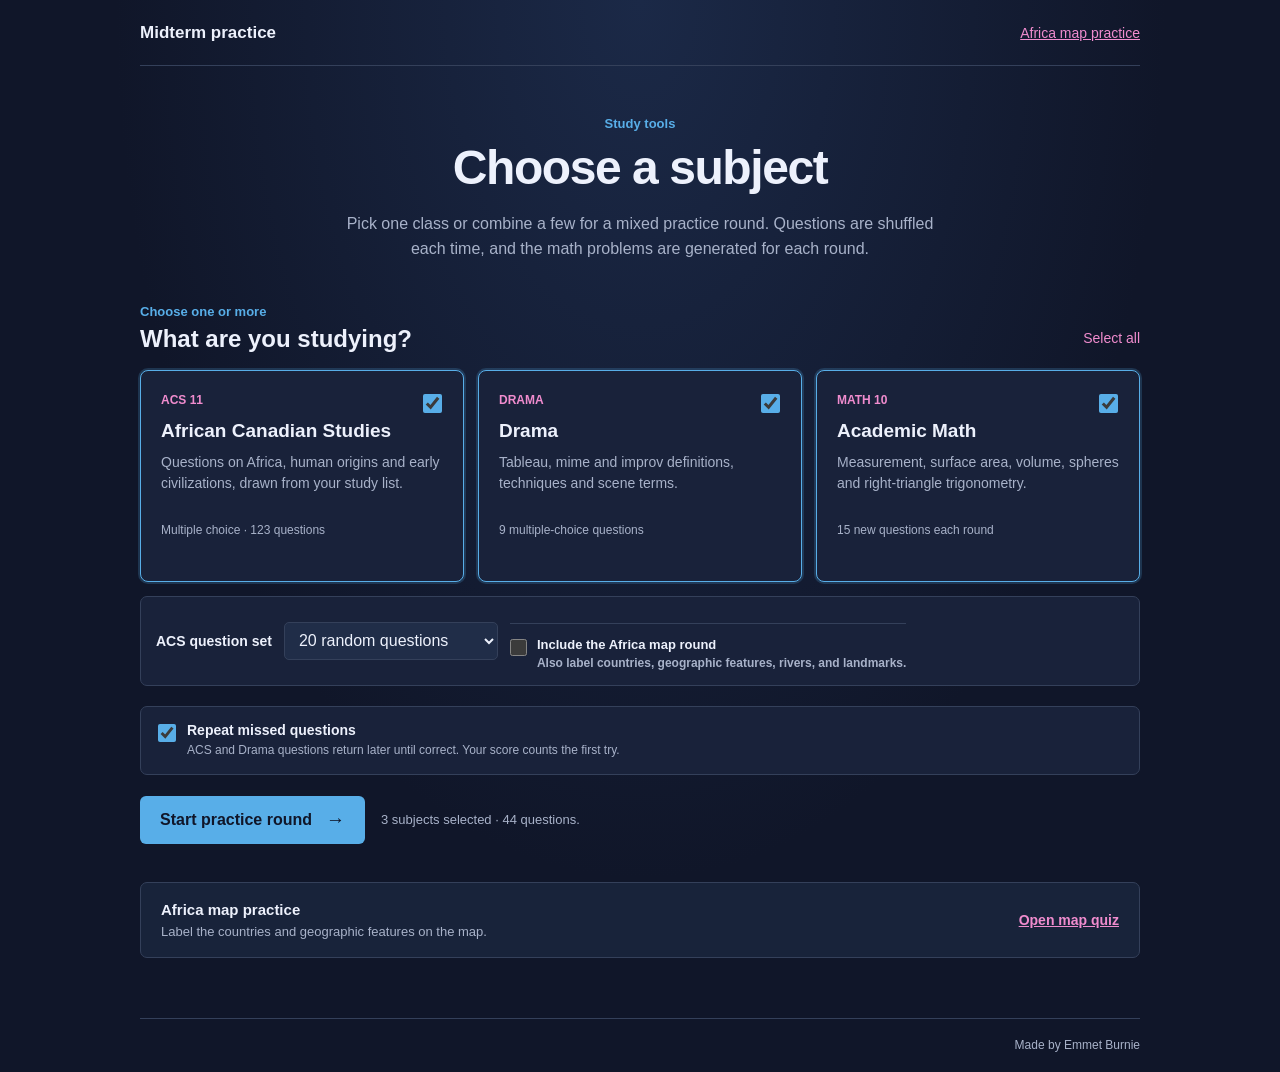
<file: index.html>
<!doctype html>
<html lang="en">
<head>
  <meta charset="utf-8">
  <meta name="viewport" content="width=device-width, initial-scale=1">
  <meta name="theme-color" content="#101629">
  <meta name="description" content="Choose a subject and make a practice quiz for midterms.">
  <title>Midterm Practice</title>
  <link rel="stylesheet" href="study-hub.css?v=hub-2026-11-01-r3">
  <script src="quiz-banks.js?v=hub-2026-11-01-r2" defer></script>
  <script src="study-hub.js?v=hub-2026-11-01-r2" defer></script>
</head>
<body>
  <div class="shell">
    <header class="topbar">
      <a class="brand" href="./">Midterm practice</a>
      <div class="top-right"><a class="map-link" href="./ACS%2011%20Map%20Study%20Tools/ACS-11-Map-Study-Tools.html">Africa map practice</a></div>
    </header>

    <main>
      <section id="menu-screen" class="menu-screen">
        <div class="hero">
          <p class="eyebrow">Study tools</p>
          <h1>Choose a subject</h1>
          <p class="intro">Pick one class or combine a few for a mixed practice round. Questions are shuffled each time, and the math problems are generated for each round.</p>
        </div>

        <section class="subject-section" aria-labelledby="subjects-title">
          <div class="section-heading"><div><p class="eyebrow">Choose one or more</p><h2 id="subjects-title">What are you studying?</h2></div><button id="select-all" class="quiet-button" type="button">Select all</button></div>
          <div class="subject-grid">
            <label class="subject-card acs-card">
              <input type="checkbox" name="subject" value="acs" checked>
              <span class="subject-code">ACS 11</span><strong>African Canadian Studies</strong>
              <span class="subject-info">Questions on Africa, human origins and early civilizations, drawn from your study list.</span>
              <span class="question-count">Multiple choice · 123 questions</span>
            </label>
            <label class="subject-card drama-card">
              <input type="checkbox" name="subject" value="drama" checked>
              <span class="subject-code">DRAMA</span><strong>Drama</strong>
              <span class="subject-info">Tableau, mime and improv definitions, techniques and scene terms.</span>
              <span class="question-count">9 multiple-choice questions</span>
            </label>
            <label class="subject-card math-card">
              <input type="checkbox" name="subject" value="math" checked>
              <span class="subject-code">MATH 10</span><strong>Academic Math</strong>
              <span class="subject-info">Measurement, surface area, volume, spheres and right-triangle trigonometry.</span>
              <span class="question-count">15 new questions each round</span>
            </label>
          </div>
          <div id="acs-length-panel" class="acs-length-panel" hidden>
            <label for="acs-length">ACS question set</label>
            <select id="acs-length"><option value="some">20 random questions</option><option value="all">All 123 questions</option></select>
            <label class="include-map-choice"><input id="include-map-round" type="checkbox"><span><strong>Include the Africa map round</strong><small>Also label countries, geographic features, rivers, and landmarks.</small></span></label>
          </div>
          <label class="retry-setting"><input id="repeat-missed" type="checkbox" checked><span><strong>Repeat missed questions</strong><small>ACS and Drama questions return later until correct. Your score counts the first try.</small></span></label>
          <div class="start-row"><button id="start-quiz" class="primary-button" type="button" disabled>Start practice round <span aria-hidden="true">→</span></button><p id="selection-note" class="selection-note" aria-live="polite">Choose at least one subject to begin.</p></div>
        <div class="map-callout"><div><div><strong>Africa map practice</strong><p>Label the countries and geographic features on the map.</p></div></div><a href="./ACS%2011%20Map%20Study%20Tools/ACS-11-Map-Study-Tools.html">Open map quiz</a></div>
        </section>
      </section>

      <section id="quiz-screen" class="quiz-screen" hidden>
        <div class="quiz-nav"><button class="quiet-button" data-action="menu" type="button">← Subjects</button><span id="quiz-subject-label" class="quiz-subject-label"></span><span id="quiz-progress" class="quiz-progress"></span></div>
        <div class="progress-track"><span id="progress-fill"></span></div>
        <article class="question-card">
          <p class="eyebrow" id="question-kicker">QUESTION 01</p>
          <h1 id="question-text"></h1>
          <div id="question-diagram" class="question-diagram" hidden></div>
          <div id="answer-options" class="answer-options"></div>
          <div id="answer-feedback" class="answer-feedback" role="status" aria-live="polite"></div>
          <button id="next-question" class="primary-button" type="button" hidden>Next question <span aria-hidden="true">→</span></button>
        </article>
      </section>

      <section id="map-round-screen" class="map-round-screen" hidden aria-label="Africa map round">
        <div class="quiz-nav"><button class="quiet-button" data-action="menu" type="button">← Subjects</button><span class="quiz-subject-label">ACS · Africa map round</span></div>
        <iframe id="map-quiz-frame" title="Africa map practice round" src="about:blank"></iframe>
      </section>

      <section id="results-screen" class="results-screen" hidden>
        <p class="eyebrow">Round complete</p><h1 id="results-title">Nice work.</h1>
        <p id="results-summary" class="intro"></p>
        <div class="result-score"><strong id="results-score"></strong><span id="results-percent"></span></div>
        <div id="results-breakdown" class="results-breakdown"></div>
        <div class="result-actions"><button id="again-button" class="primary-button" type="button">Try another round <span aria-hidden="true">↻</span></button><button class="quiet-button" data-action="menu" type="button">Choose subjects</button></div>
      </section>
    </main>
    <footer><span>Made by Emmet Burnie</span></footer>
  </div>
</body>
</html>
</file>
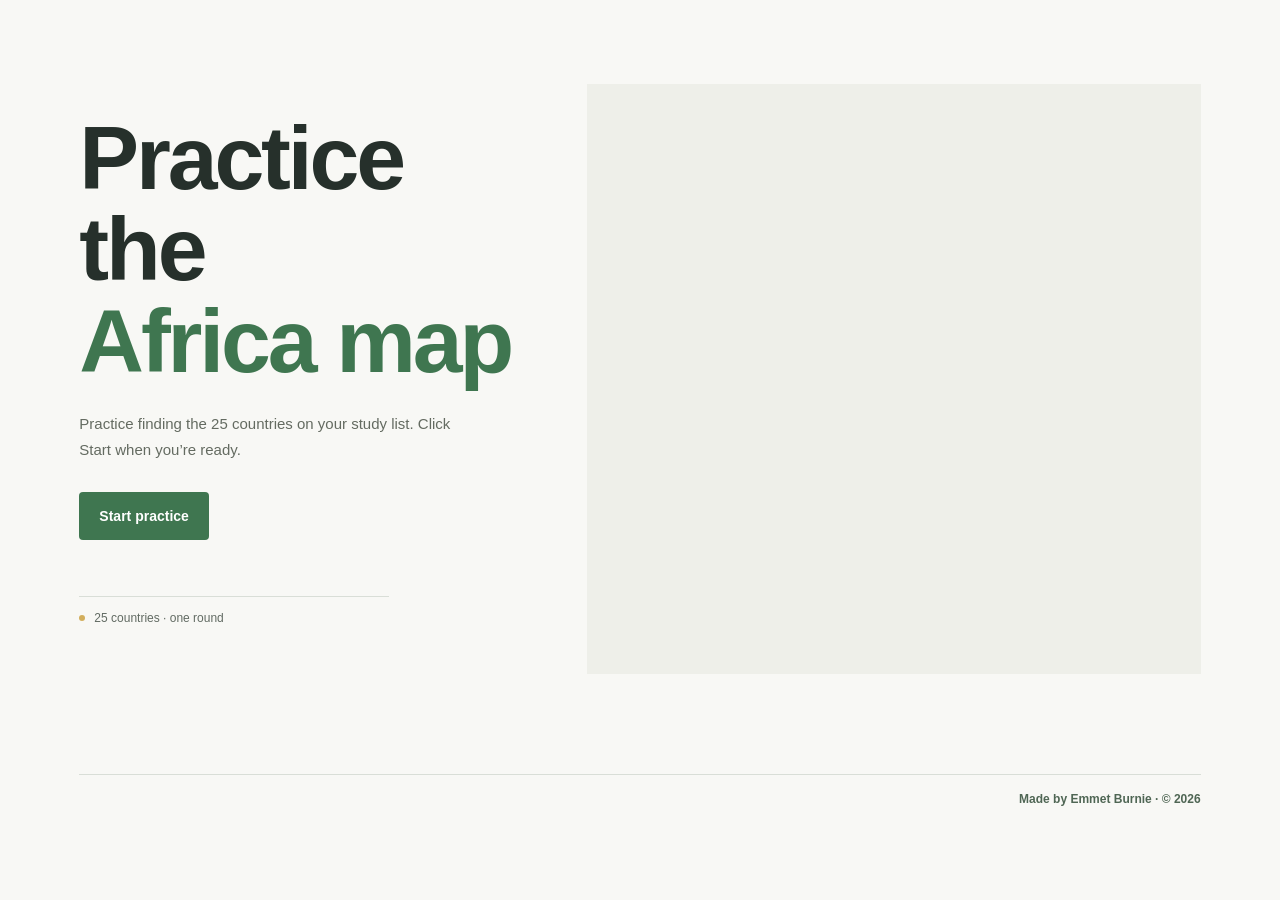
<file: ACS 11 Map Study Tools/index.html>
<!doctype html>
<html lang="en">
  <head>
    <meta charset="utf-8">
    <meta name="viewport" content="width=device-width, initial-scale=1">
    <meta name="theme-color" content="#f5f3ed">
    <meta name="description" content="A quick, interactive map quiz for studying the countries of Africa.">
    <title>Africa Map Practice</title>
    <link rel="stylesheet" href="styles.css?v=8">
    <script src="app.js?v=8" defer></script>
  </head>
  <body>
    <main class="app-shell">
      <section id="home-screen" class="screen home-screen" aria-labelledby="home-title">
        <div class="home-copy">
          <h1 id="home-title">Practice the<br><span>Africa map</span></h1>
          <p class="intro">Practice finding the 25 countries on your study list. Click Start when you’re ready.</p>
          <div class="home-actions">
            <button id="start-button" class="button button-primary" type="button">Start practice</button>
            <span id="setup-note" class="setup-note"></span>
          </div>
          <div class="home-meta"><span class="meta-dot"></span><span id="country-count">25 countries · one round</span></div>
        </div>
        <div class="home-art" aria-hidden="true">
          <canvas id="home-map" class="home-map" width="1011" height="1082" aria-hidden="true"></canvas>
        </div>
      </section>

      <section id="quiz-screen" class="screen quiz-screen" aria-labelledby="quiz-heading" hidden>
        <div class="quiz-topline">
          <button class="text-button" data-action="menu" type="button">← Main menu</button>
          <span id="progress-label" class="progress-label">01 / 25</span>
        </div>
        <div class="prompt-row">
          <div>
            <p class="eyebrow prompt-kicker">YOUR NEXT COUNTRY</p>
            <h1 id="quiz-heading">Click the country <span id="target-name">—</span></h1>
          </div>
          <div class="progress-track" aria-hidden="true"><span id="progress-fill"></span></div>
        </div>
        <div id="feedback" class="feedback" aria-live="polite">Select a country on the map.</div>
        <div class="map-frame">
          <canvas id="quiz-map" width="1011" height="1082" role="img" aria-label="Interactive map of Africa. Click the map to answer."></canvas>
        </div>
      </section>

      <section id="results-screen" class="screen results-screen" aria-labelledby="results-title" hidden>
        <div class="results-heading">
          <p class="eyebrow">ROUND COMPLETE</p>
          <h1 id="results-title">Round results</h1>
          <p id="results-lede" class="intro"></p>
        </div>
        <div class="results-layout">
          <div class="result-map-frame">
            <canvas id="results-map" width="1011" height="1082" role="img" aria-label="Map showing your correct answers in green and missed countries in red."></canvas>
          </div>
          <aside class="score-panel">
            <div class="score-number"><span id="score-count">0</span><span class="score-total">/ 25</span></div>
            <p class="score-label">COUNTRIES CORRECT</p>
            <div class="grade-block"><span id="score-percent">0%</span><span>TEST GRADE</span></div>
            <div class="answer-lists">
              <div><p class="list-title"><span class="legend-swatch green"></span>Correct <span id="correct-count" class="list-count">0</span></p><ul id="correct-list"></ul></div>
              <div><p class="list-title"><span class="legend-swatch red"></span>Missed <span id="missed-count" class="list-count">0</span></p><ul id="missed-list"></ul></div>
            </div>
          </aside>
        </div>
        <div class="results-actions">
          <button id="play-again-button" class="button button-primary" type="button">Play again <span aria-hidden="true">↻</span></button>
          <button class="button button-secondary" data-action="menu" type="button">Main menu</button>
        </div>
      </section>

    <footer class="site-footer"><span class="signature">Made by Emmet Burnie · © 2026</span></footer>
    </main>
    <img id="source-map" src="africa-map.png" alt="" hidden>
    <img id="region-index" src="map-region-index.png" alt="" hidden>
  </body>
</html>
</file>
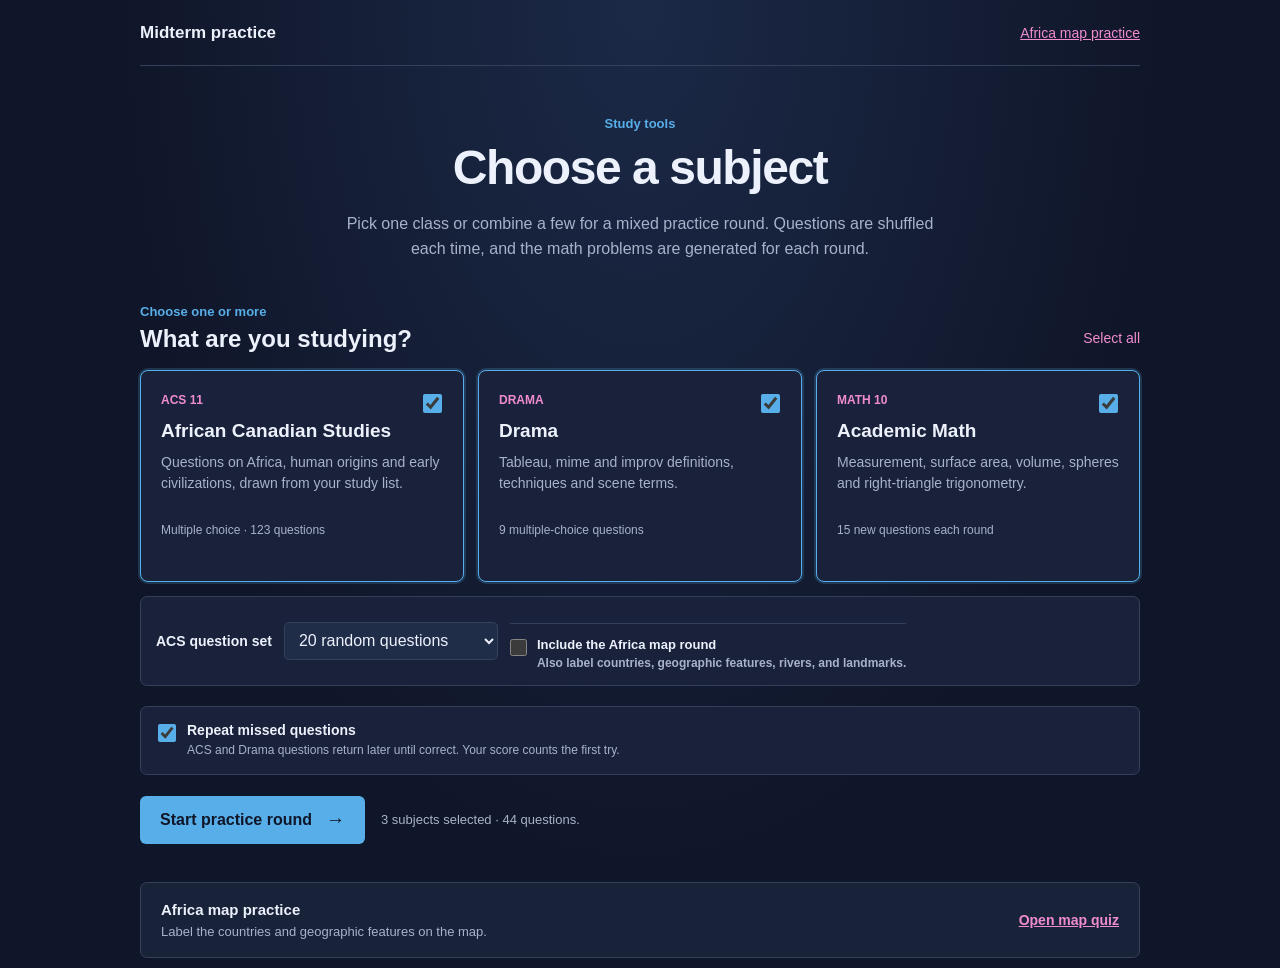
<file: homepage.html>
<!doctype html>
<html lang="en">
<head>
  <meta charset="utf-8">
  <meta name="viewport" content="width=device-width, initial-scale=1">
  <meta http-equiv="refresh" content="0; url=./index.html">
  <meta name="description" content="Open Cyber Study Club, the midterm study hub.">
  <title>Cyber Study Club</title>
</head>
<body>
  <p><a href="./index.html">Open Cyber Study Club</a></p>
</body>
</html>
</file>
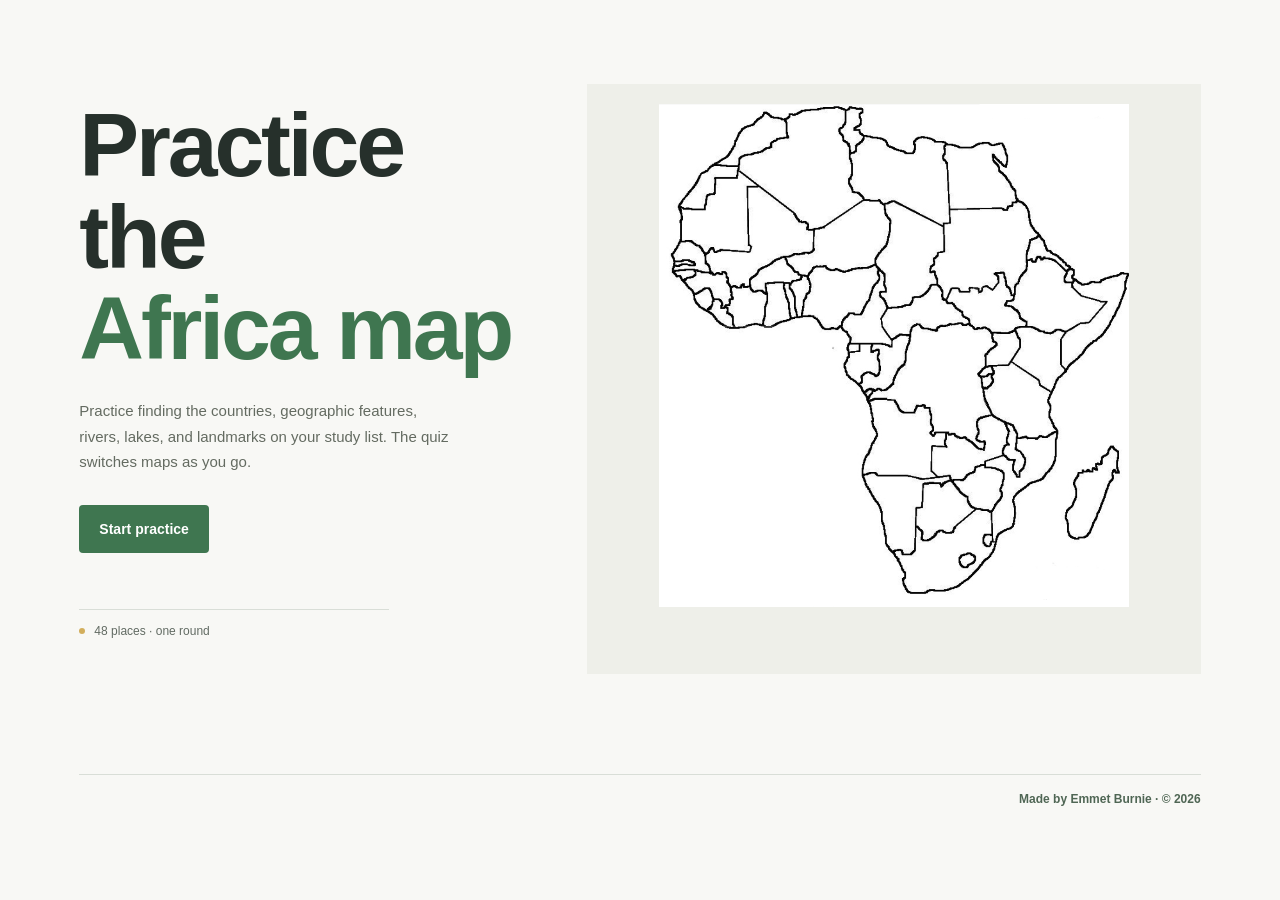
<file: ACS 11 Map Study Tools/ACS-11-Map-Study-Tools.html>
<!doctype html>
<html lang="en">
  <head>
    <meta charset="utf-8">
    <meta name="viewport" content="width=device-width, initial-scale=1">
    <meta name="theme-color" content="#f5f3ed">
    <meta name="description" content="A quick, interactive map quiz for studying African countries, geographic features, rivers, and landmarks.">
    <title>Africa Map Practice</title>
    <link rel="stylesheet" href="styles.css?v=11">
    <script src="app.js?v=11" defer></script>
  </head>
  <body>
    <main class="app-shell">
      <section id="home-screen" class="screen home-screen" aria-labelledby="home-title">
        <div class="home-copy">
          <h1 id="home-title">Practice the<br><span>Africa map</span></h1>
          <p class="intro">Practice finding the countries, geographic features, rivers, lakes, and landmarks on your study list. The quiz switches maps as you go.</p>
          <div class="home-actions">
            <button id="start-button" class="button button-primary" type="button">Start practice</button>
            <span id="setup-note" class="setup-note"></span>
          </div>
          <div class="home-meta"><span class="meta-dot"></span><span id="country-count">48 places · one round</span></div>
        </div>
        <div class="home-art" aria-hidden="true">
          <canvas id="home-map" class="home-map" width="1011" height="1082" aria-hidden="true"></canvas>
        </div>
      </section>

      <section id="quiz-screen" class="screen quiz-screen" aria-labelledby="quiz-heading" hidden>
        <div class="quiz-topline">
          <button class="text-button" data-action="menu" type="button">← Main menu</button>
          <span id="progress-label" class="progress-label">01 / 48</span>
        </div>
        <div class="prompt-row">
          <div>
            <p id="target-kind-label" class="eyebrow prompt-kicker">YOUR NEXT PLACE</p>
            <h1 id="quiz-heading">Click <span id="target-prompt-kind">the country</span> <span id="target-name">—</span></h1>
          </div>
          <div class="progress-track" aria-hidden="true"><span id="progress-fill"></span></div>
        </div>
        <div id="feedback" class="feedback" aria-live="polite">Select a country on the map.</div>
        <div class="map-frame">
          <p id="map-type-label" class="map-type-label">Countries</p>
          <canvas id="quiz-map" width="1011" height="1082" role="img" aria-label="Interactive map of Africa. Click the map to answer."></canvas>
        </div>
      </section>

      <section id="results-screen" class="screen results-screen" aria-labelledby="results-title" hidden>
        <div class="results-heading">
          <p class="eyebrow">ROUND COMPLETE</p>
          <h1 id="results-title">Round results</h1>
          <p id="results-lede" class="intro"></p>
        </div>
        <div class="results-layout">
          <div class="results-maps">
            <div class="result-map-block"><h2>Countries</h2><div class="result-map-frame"><canvas id="results-country-map" width="1011" height="1082" role="img" aria-label="Countries map showing correct answers in green and missed countries in red."></canvas></div></div>
            <div class="result-map-block"><h2>Geographic features</h2><div class="result-map-frame"><canvas id="results-geography-map" width="1011" height="1082" role="img" aria-label="Geographic features map showing correct answers in green and missed features in red."></canvas></div></div>
            <div class="result-map-block"><h2>Rivers and landmarks</h2><div class="result-map-frame"><canvas id="results-water-map" width="1011" height="1082" role="img" aria-label="Rivers and landmarks map showing correct answers in green and missed places in red."></canvas></div></div>
          </div>
          <aside class="score-panel">
            <div class="score-number"><span id="score-count">0</span><span class="score-total">/ 48</span></div>
            <p class="score-label">PLACES CORRECT</p>
            <div class="grade-block"><span id="score-percent">0%</span><span>TEST GRADE</span></div>
            <div class="answer-lists">
              <div><p class="list-title"><span class="legend-swatch green"></span>Correct <span id="correct-count" class="list-count">0</span></p><ul id="correct-list"></ul></div>
              <div><p class="list-title"><span class="legend-swatch red"></span>Missed <span id="missed-count" class="list-count">0</span></p><ul id="missed-list"></ul></div>
            </div>
          </aside>
        </div>
        <div class="results-actions">
          <button id="play-again-button" class="button button-primary" type="button">Play again <span aria-hidden="true">↻</span></button>
          <button class="button button-secondary" data-action="menu" type="button">Main menu</button>
        </div>
      </section>

    <footer class="site-footer"><span class="signature">Made by Emmet Burnie · © 2026</span></footer>
    </main>
    <img id="source-map" src="africa-map.png" alt="" hidden>
    <img id="region-index" src="map-region-index.png" alt="" hidden>
    <img id="source-geography-map" src="africa-geographic-map.png" alt="" hidden>
    <img id="geography-region-index" src="geographic-region-index.png?v=6" alt="" hidden>
    <img id="source-water-map" src="africa-water-map.png?v=1" alt="" hidden>
    <img id="water-region-index" src="water-region-index.png?v=4" alt="" hidden>
  </body>
</html>
</file>
<file: study-hub.css>
:root{color-scheme:dark;--paper:#101629;--card:#19223a;--ink:#edf1fc;--muted:#a8b2c9;--line:#34405a;--accent:#58aee8;--accent-dark:#f08cce;--good:#83d9a5;--bad:#ff8195;font-family:Arial,Helvetica,sans-serif}*{box-sizing:border-box}html{min-height:100%;background:var(--paper)}body{min-height:100vh;margin:0;color:var(--ink);background:radial-gradient(ellipse at 50% 0%,#1b2947 0,transparent 58%),var(--paper)}button,a,input,select{font:inherit}.shell{width:min(1000px,calc(100% - 40px));margin:auto}.topbar{min-height:66px;display:flex;align-items:center;justify-content:space-between;border-bottom:1px solid var(--line)}.brand{color:var(--ink);font-size:17px;font-weight:700;text-decoration:none}.top-right{display:flex;align-items:center;gap:14px}.map-link{color:var(--accent-dark);font-size:14px}.map-link:hover,.map-callout a:hover{color:var(--accent);text-decoration-thickness:2px}main{min-height:calc(100vh - 120px)}.menu-screen{padding:50px 0 60px}.hero{max-width:680px;margin:0 auto 42px;text-align:center}.eyebrow{margin:0 0 10px;color:var(--accent);font-size:13px;font-weight:700}h1,h2,p{margin-top:0}.hero h1,.results-screen>h1{margin:0;font-size:clamp(34px,6vw,48px);line-height:1.12;letter-spacing:-.03em}.intro{max-width:590px;margin:16px auto 0;color:var(--muted);font-size:16px;line-height:1.6}.section-heading{display:flex;align-items:end;justify-content:space-between;margin-bottom:16px}.section-heading .eyebrow{margin-bottom:6px}.section-heading h2{margin:0;font-size:24px;line-height:1.2}.quiet-button{padding:8px 0;border:0;background:none;color:var(--accent-dark);cursor:pointer;font-size:14px}.quiet-button:hover{text-decoration:underline}.quiet-button:focus-visible,.primary-button:focus-visible,.answer-option:focus-visible,select:focus-visible{outline:3px solid #e98cc8;outline-offset:3px}.subject-grid{display:grid;grid-template-columns:repeat(3,minmax(0,1fr));gap:14px}.subject-card{position:relative;display:block;min-height:212px;padding:22px 20px;border:1px solid var(--line);border-radius:8px;background:var(--card);cursor:pointer;transition:border-color .15s,box-shadow .15s}.subject-card:hover{border-color:#6488ad}.subject-card:has(input:checked){border-color:var(--accent);box-shadow:0 0 0 2px color-mix(in srgb,var(--accent) 20%,transparent)}.subject-card input{position:absolute;top:20px;right:18px;width:19px;height:19px;accent-color:var(--accent);cursor:pointer}.subject-code{display:block;margin:0 30px 12px 0;color:var(--accent-dark);font-size:12px;font-weight:700}.subject-card strong{display:block;margin-bottom:10px;font-size:19px;line-height:1.25}.subject-info{display:block;min-height:58px;color:var(--muted);font-size:14px;line-height:1.5}.question-count{display:block;margin-top:13px;color:var(--muted);font-size:12px}.acs-length-panel{display:flex;align-items:center;gap:12px;margin-top:14px;padding:13px 15px;border:1px solid var(--line);border-radius:7px;background:var(--card)}.acs-length-panel label{font-size:14px;font-weight:700}.acs-length-panel select{min-height:38px;padding:6px 32px 6px 10px;border:1px solid var(--line);border-radius:5px;background:#202d48;color:var(--ink)}.start-row{display:flex;align-items:center;gap:16px;margin-top:21px}.primary-button{display:inline-flex;align-items:center;justify-content:center;gap:14px;min-height:48px;padding:0 20px;border:0;border-radius:6px;color:#101629;background:var(--accent);font-weight:700;cursor:pointer}.primary-button:hover:not(:disabled){background:#82c8f3}.primary-button:disabled{opacity:.5;cursor:not-allowed}.primary-button span{font-size:19px}.selection-note{margin:0;color:var(--muted);font-size:13px}.map-callout{display:flex;align-items:center;justify-content:space-between;gap:18px;margin-top:38px;padding:18px 20px;border:1px solid var(--line);border-radius:7px;background:#18233a}.map-callout strong{font-size:15px}.map-callout p{margin:5px 0 0;color:var(--muted);font-size:13px}.map-callout a{flex:none;color:var(--accent-dark);font-size:14px;font-weight:700}.quiz-screen,.results-screen{max-width:800px;margin:auto;padding:32px 0 55px}.quiz-nav{display:flex;align-items:center;justify-content:space-between;gap:14px}.quiz-subject-label{color:var(--muted);font-size:13px}.quiz-progress{color:var(--accent-dark);font-size:13px;font-variant-numeric:tabular-nums}.progress-track{height:5px;margin:15px 0 24px;overflow:hidden;border-radius:9px;background:#2b354b}.progress-track span{display:block;width:0;height:100%;border-radius:9px;background:var(--accent);transition:width .2s}.question-card{padding:clamp(22px,5vw,40px);border:1px solid var(--line);border-radius:8px;background:var(--card)}.question-card .eyebrow{margin-bottom:12px;color:var(--accent-dark)}.question-card h1{margin:0 0 22px;font-size:clamp(22px,4vw,31px);line-height:1.3;letter-spacing:-.01em}.question-diagram{display:flex;justify-content:center;max-width:460px;margin:0 auto 20px;padding:12px;border:1px solid var(--line);border-radius:6px;background:#f8f7f2;color:#26302b}.question-diagram svg{display:block;width:100%;height:auto;max-height:250px}.answer-options{display:grid;gap:10px}.answer-option{display:flex;align-items:flex-start;gap:12px;width:100%;padding:13px 15px;border:1px solid var(--line);border-radius:6px;color:var(--ink);background:#131b2e;text-align:left;cursor:pointer;line-height:1.45}.answer-option:hover:not(:disabled){border-color:var(--accent);background:#1e2a42}.option-letter{flex:none;display:grid;place-items:center;width:24px;height:24px;border:1px solid var(--line);border-radius:50%;color:var(--accent-dark);font-size:12px;font-weight:700}.answer-option.correct{border-color:var(--good);background:#1d382f}.answer-option.correct .option-letter{color:#122218;border-color:var(--good);background:var(--good)}.answer-option.incorrect{border-color:var(--bad);background:#3a2433}.answer-option:disabled{cursor:default}.answer-feedback{min-height:34px;padding:13px 0;color:var(--muted);font-size:14px}.answer-feedback.good{color:var(--good)}.answer-feedback.bad{color:var(--bad)}#next-question{margin-top:6px}.results-screen{padding-top:55px;text-align:center}.results-screen .intro{margin-bottom:25px}.result-score{display:flex;align-items:baseline;justify-content:center;gap:16px;margin:20px auto 28px}.result-score strong{color:var(--accent);font-size:48px}.result-score span{color:var(--accent-dark);font-size:23px;font-weight:700}.results-breakdown{display:grid;grid-template-columns:repeat(3,1fr);gap:12px;text-align:left}.breakdown-card{padding:16px;border:1px solid var(--line);border-radius:7px;background:var(--card)}.breakdown-card h2{margin:0 0 8px;color:var(--accent-dark);font-size:15px}.breakdown-card p{margin:0;color:var(--muted);font-size:14px}.result-actions{display:flex;justify-content:center;align-items:center;gap:22px;margin-top:28px}footer{min-height:54px;display:flex;justify-content:flex-end;align-items:center;border-top:1px solid var(--line);color:var(--muted);font-size:12px}[hidden]{display:none!important}@media(max-width:760px){.subject-grid{grid-template-columns:1fr}.subject-card{min-height:unset}.subject-info{min-height:unset}.results-breakdown{grid-template-columns:1fr}.breakdown-card{text-align:center}.menu-screen{padding-top:38px}}@media(max-width:560px){.shell{width:calc(100% - 28px)}.topbar{min-height:60px}.brand{font-size:15px}.map-link{font-size:12px}.menu-screen{padding:32px 0 40px}.hero{margin-bottom:33px}.intro{font-size:14px}.section-heading h2{font-size:21px}.subject-card{padding:18px}.subject-card strong{font-size:18px}.acs-length-panel{align-items:flex-start;flex-direction:column}.start-row{align-items:stretch;flex-direction:column}.start-row .primary-button{width:100%}.map-callout{align-items:flex-start;flex-direction:column;padding:16px}.quiz-screen,.results-screen{padding-top:24px}.quiz-subject-label{display:none}.question-card{padding:20px 16px}.question-card h1{font-size:22px}.answer-option{font-size:14px;padding:11px}.result-actions{flex-direction:column;gap:10px}.result-actions>*{width:100%}footer{min-height:46px}}@media(prefers-reduced-motion:reduce){*,*:before,*:after{scroll-behavior:auto!important;transition:none!important}}
.retry-setting{display:flex;align-items:flex-start;gap:11px;margin-top:20px;padding:15px 17px;border:1px solid var(--line);border-radius:7px;background:var(--card);cursor:pointer}.retry-setting input{flex:none;width:18px;height:18px;margin:2px 0 0;accent-color:var(--accent)}.retry-setting strong,.retry-setting small{display:block}.retry-setting strong{font-size:14px}.retry-setting small{margin-top:4px;color:var(--muted);font-size:12px;line-height:1.45}
.subject-card input:disabled{opacity:.35;cursor:not-allowed}.include-map-choice{display:flex!important;align-items:flex-start;gap:10px;margin-top:13px;padding-top:13px;border-top:1px solid var(--line);cursor:pointer}.include-map-choice input{flex:none;width:17px;height:17px;margin:2px 0 0;accent-color:var(--accent)}.include-map-choice strong,.include-map-choice small{display:block}.include-map-choice strong{font-size:13px}.include-map-choice small{margin-top:3px;color:var(--muted);font-size:12px;line-height:1.4}.map-round-screen{max-width:1000px;margin:auto;padding:28px 0 45px}.map-round-screen iframe{display:block;width:100%;height:min(900px,calc(100vh - 120px));min-height:650px;margin-top:14px;border:1px solid var(--line);border-radius:8px;background:#fff}@media(max-width:560px){.map-round-screen iframe{height:calc(100vh - 110px);min-height:580px}}
.quiz-progress.review,.question-card .eyebrow.review{color:#ffbd72;font-weight:700}
</file>
<file: ACS 11 Map Study Tools/styles.css>
:root{--paper:#f5f3ed;--ink:#252a26;--muted:#737a70;--line:#d9d9cf;--green:#447650;--green-soft:#d5e3cf;--red:#b8483a;--red-soft:#efd5ce;--yellow:#d5ac51;--sans:Arial,Helvetica,sans-serif;--serif:Georgia,'Times New Roman',serif;--mono:'Courier New',monospace}
*{box-sizing:border-box}
body{margin:0;background:var(--paper);color:var(--ink);font-family:var(--sans);min-height:100vh}
button{font:inherit}
.app-shell{max-width:1440px;margin:auto;padding:0 6.2vw}
.site-header{height:78px;display:flex;align-items:center;justify-content:space-between;border-bottom:1px solid var(--line);font:500 10px var(--mono);letter-spacing:.1em}
.wordmark{display:flex;align-items:center;gap:10px;text-decoration:none;color:var(--ink)}
.wordmark-icon{font:24px var(--serif);color:var(--green)}.wordmark-divider{color:#a7aa9e;margin:0 3px}.course-tag{color:var(--muted)}
.screen{padding:42px 0 58px}.home-screen{min-height:calc(100vh - 126px);display:grid;grid-template-columns:.84fr 1.16fr;align-items:center;gap:5vw}
.home-copy{padding:25px 0 45px}.eyebrow{font:500 10px var(--mono);letter-spacing:.14em;color:var(--green);margin:0 0 18px}.home-copy h1,.results-heading h1{font:500 clamp(56px,7vw,94px)/.98 var(--serif);letter-spacing:-.045em;margin:0 0 24px}.home-copy h1 span{color:var(--green);font-style:italic}.intro{font-size:15px;line-height:1.7;color:#646b61;max-width:380px;margin:0}.home-actions{display:flex;align-items:center;gap:15px;margin-top:30px}.button{border:0;cursor:pointer;min-height:48px;padding:0 20px;display:inline-flex;align-items:center;justify-content:center;gap:24px;font-size:13px;font-weight:600;transition:transform .15s,background .15s}.button:hover{transform:translateY(-2px)}.button:focus-visible,.text-button:focus-visible,.country:focus-visible{outline:3px solid #c9a34e;outline-offset:3px}.button-primary{color:#fff;background:var(--green)}.button-primary:hover{background:#355e40}.button-primary span{font-size:18px;font-weight:400}.button-secondary{color:var(--ink);background:transparent;border:1px solid var(--line)}.setup-note{font-size:11px;line-height:1.4;color:var(--red);max-width:185px}.home-meta{margin-top:56px;padding-top:14px;border-top:1px solid var(--line);display:flex;align-items:center;gap:9px;max-width:310px;font:10px var(--mono);letter-spacing:.08em;color:var(--muted)}.meta-dot{width:6px;height:6px;background:var(--yellow);border-radius:50%}
.home-art{background:#e9e9df;padding:20px 24px 16px;position:relative;min-height:590px;display:flex;flex-direction:column;justify-content:space-between;overflow:hidden}.art-topline,.art-bottomline,.map-note,.map-footer{display:flex;justify-content:space-between;font:9px var(--mono);letter-spacing:.1em;color:#788074}.home-map{width:min(100%,470px);height:auto;align-self:center;display:block}
.site-footer{height:48px;border-top:1px solid var(--line);display:flex;justify-content:space-between;align-items:center;font:9px var(--mono);letter-spacing:.08em;color:var(--muted)}
.quiz-screen{padding-top:22px}.quiz-topline{display:grid;grid-template-columns:1fr auto;align-items:center}.quiz-topline .eyebrow{margin:0}.text-button{justify-self:start;background:none;border:0;padding:8px 0;color:var(--muted);cursor:pointer;font-size:12px}.text-button:hover{color:var(--ink)}.progress-label{justify-self:end;font:11px var(--mono);color:var(--muted)}.prompt-row{display:flex;align-items:end;justify-content:space-between;gap:30px;margin:46px 0 12px}.prompt-kicker{margin:0 0 10px}.prompt-row h1{font:500 clamp(28px,3.3vw,42px)/1.15 var(--serif);margin:0;letter-spacing:-.025em}.prompt-row h1 span{color:var(--green);font-style:italic}.progress-track{width:190px;height:3px;background:#dcddd3;margin-bottom:9px;flex:none}.progress-track span{height:100%;display:block;background:var(--yellow);width:0;transition:width .3s}.feedback{font-size:12px;color:var(--muted);height:28px;padding-top:4px}.feedback.good{color:var(--green)}.feedback.bad{color:var(--red)}
.map-frame,.result-map-frame{background:#e9e9df;padding:17px 20px 13px}.map-frame #quiz-map,.result-map-frame #results-map{width:100%;height:auto;display:block;cursor:crosshair;touch-action:manipulation}.map-note,.map-footer{min-height:18px}.map-footer{border-top:1px solid #d2d5ca;padding-top:10px}
.results-heading{margin:20px 0 30px}.results-heading h1{font-size:clamp(44px,5vw,64px);margin-bottom:12px}.results-heading .intro{max-width:640px}.results-layout{display:grid;grid-template-columns:minmax(0,1.5fr) minmax(250px,.65fr);gap:28px;align-items:stretch}.result-map-frame #results-map{display:block;width:100%;height:min(54vw,580px);min-height:360px}.score-panel{border:1px solid var(--line);padding:22px 25px;background:#f8f7f2}.score-number{font:500 55px/.95 var(--serif);letter-spacing:-.05em;color:var(--green)}.score-total{font:20px var(--serif);color:#969b8e;letter-spacing:0}.score-label{font:10px var(--mono);letter-spacing:.1em;color:var(--muted);margin:9px 0 24px}.grade-block{display:flex;align-items:baseline;justify-content:space-between;padding:15px 0;border-top:1px solid var(--line);border-bottom:1px solid var(--line)}.grade-block span:first-child{font:500 32px var(--serif);color:var(--ink)}.grade-block span:last-child{font:9px var(--mono);letter-spacing:.08em;color:var(--muted)}.answer-lists{display:grid;grid-template-columns:1fr 1fr;gap:18px;padding-top:17px}.list-title{display:flex;align-items:center;gap:6px;font-size:11px;font-weight:600;margin:0 0 8px}.list-count{margin-left:auto;color:var(--muted);font:10px var(--mono)}.legend-swatch{width:8px;height:8px;border-radius:50%;display:inline-block}.legend-swatch.green{background:#79a77b}.legend-swatch.red{background:#d77f6f}.answer-lists ul{list-style:none;padding:0;margin:0;color:#62695f;font-size:11px;line-height:1.8}.results-actions{display:flex;gap:10px;margin-top:24px}
[hidden]{display:none!important}
@media(max-width:850px){.app-shell{padding:0 5vw}.home-screen{grid-template-columns:1fr;gap:25px;padding-top:35px}.home-copy{padding:0}.home-copy h1{font-size:70px}.home-meta{margin-top:32px}.home-art{min-height:430px}.home-map{width:min(100%,360px)}.results-layout{grid-template-columns:1fr}.score-panel{display:grid;grid-template-columns:1fr 1fr;column-gap:24px}.score-number,.score-label,.grade-block{grid-column:1}.answer-lists{grid-column:2;grid-row:1/4;align-self:center}.quiz-topline{grid-template-columns:1fr auto}.quiz-topline>.eyebrow{display:none}}
@media(max-width:560px){.app-shell{padding:0 18px}.site-header{height:64px;font-size:8px}.course-tag{font-size:8px}.wordmark-icon{font-size:20px}.screen{padding-top:27px}.home-copy h1{font-size:clamp(40px,14vw,62px)}.home-art{min-height:360px;padding:15px}.home-map{width:min(100%,285px)}.home-actions{align-items:flex-start;flex-direction:column}.home-meta{margin-top:27px}.site-footer{font-size:7px}.prompt-row{display:block;margin:30px 0 8px}.progress-track{width:100%;margin:18px 0 0}.map-frame,.result-map-frame{padding:12px 10px}.map-note,.map-footer{font-size:7px}.results-heading{margin-top:8px}.results-heading h1{font-size:43px}.score-panel{display:block;padding:20px}.answer-lists{padding-top:17px}.results-actions{flex-wrap:wrap}}
@media(prefers-reduced-motion:reduce){*,*::before,*::after{scroll-behavior:auto!important;transition:none!important}}

/* Keep the complete map in the available viewport while a round is active. */
.app-shell.is-playing{height:100vh;height:100svh;display:flex;flex-direction:column;overflow:hidden}
.app-shell.is-playing>.site-header{height:clamp(58px,8vh,72px);flex:0 0 auto}
.app-shell.is-playing>.quiz-screen{flex:1 1 auto;min-height:0;display:flex;flex-direction:column;overflow:hidden;padding:6px 0 8px}
.app-shell.is-playing>.site-footer{display:none}
.is-playing .quiz-topline{flex:0 0 auto;min-height:34px}
.is-playing .prompt-row{flex:0 0 auto;margin:clamp(7px,1.2vh,14px) 0 5px}
.is-playing .feedback{flex:0 0 auto;height:24px;padding-top:3px}
.is-playing .map-frame{flex:1 1 auto;min-height:0;display:flex;flex-direction:column;overflow:hidden;padding:8px 12px 6px}
.is-playing .map-note,.is-playing .map-footer{flex:0 0 auto}
.is-playing .map-frame #quiz-map{flex:1 1 auto;min-height:0;width:100%;height:100%;object-fit:contain;cursor:crosshair}
.result-map-frame #results-map{width:auto;height:min(46svh,560px);max-width:100%;margin-inline:auto;object-fit:contain}

@media(max-width:850px){
  .is-playing .quiz-topline{grid-template-columns:1fr auto}
  .is-playing .quiz-topline>.eyebrow{display:none}
  .is-playing .prompt-row{gap:12px}
  .is-playing .progress-track{width:min(24vw,150px)}
  .result-map-frame #results-map{height:min(46svh,500px)}
}
@media(max-width:560px){
  .app-shell.is-playing{padding-inline:12px}
  .app-shell.is-playing>.site-header{height:58px}
  .app-shell.is-playing>.quiz-screen{padding:4px 0 5px}
  .is-playing .quiz-topline{min-height:38px;column-gap:8px}
  .is-playing .text-button{min-height:40px;padding:8px 0;font-size:13px}
  .is-playing .progress-label{font-size:11px}
  .is-playing .prompt-row{display:flex;flex-direction:column;align-items:stretch;gap:0;margin:3px 0 4px}
  .is-playing .prompt-kicker{margin:0 0 4px;font-size:9px}
  .is-playing .prompt-row h1{font-size:clamp(25px,7vw,32px);line-height:1.08}
  .is-playing .progress-track{width:100%;height:4px;margin:7px 0 0}
  .is-playing .feedback{height:22px;font-size:11px}
  .is-playing .map-frame{padding:5px 7px 4px}
  .is-playing .map-note,.is-playing .map-footer{min-height:16px;font-size:7px}
  .is-playing .map-footer{padding-top:7px}
  .result-map-frame #results-map{height:min(44svh,420px)}
  .score-panel{grid-template-columns:1fr;gap:0}
  .score-number,.score-label,.grade-block,.answer-lists{grid-column:auto;grid-row:auto}
  .answer-lists{grid-template-columns:1fr 1fr;align-self:auto}
  .results-actions .button{flex:1 1 140px}
}

/* Keep the study tool friendly and straightforward. */
:root{--paper:#f8f8f5;--ink:#26302b;--muted:#626b63;--line:#d9ded7;--green:#3f7650;--yellow:#d2ae5c;--serif:Arial,Helvetica,sans-serif;--mono:Arial,Helvetica,sans-serif}
.site-header{font:600 14px var(--sans);letter-spacing:0}
.wordmark{gap:8px}.wordmark-icon{font:20px var(--sans)}.course-tag{font-size:12px;letter-spacing:0}
.eyebrow{font:600 12px var(--sans);letter-spacing:.04em}
.home-copy h1,.results-heading h1{font-weight:700;letter-spacing:-.035em;line-height:1.02}
.home-copy h1 span{font-style:normal}
.home-art,.map-frame,.result-map-frame{background:#eeefe9}
.art-topline,.art-bottomline,.map-note,.map-footer{font:11px var(--sans);letter-spacing:.02em;color:#69736a}
.home-meta{font:12px var(--sans);letter-spacing:0}
.button{border-radius:4px;font-size:14px}.button:hover{transform:none}
.site-footer{font:12px var(--sans);letter-spacing:0}
.site-footer .signature{font-weight:600;color:#4f6654}
.site-footer{justify-content:flex-end}
.progress-label,.score-label,.grade-block span:last-child{font:12px var(--sans);letter-spacing:0}
.map-footer{border-color:#d5d9d1}
@media(max-width:560px){.site-header{font-size:12px}.course-tag{font-size:10px}.site-footer{height:auto;min-height:48px;gap:10px;font-size:10px}.site-footer .signature{text-align:right}}

/* The study diagrams use the same dimensions so quiz transitions stay consistent. */
.map-type-label{margin:0 0 7px;font-size:12px;font-weight:600;color:var(--muted)}
.results-maps{display:grid;grid-template-columns:1fr 1fr;gap:16px;min-width:0}
.result-map-block h2{font-size:15px;margin:0 0 8px}
.result-map-frame #results-country-map,.result-map-frame #results-geography-map,.result-map-frame #results-water-map{display:block;width:100%;height:auto;max-height:68vh;object-fit:contain}
.result-map-frame{padding:12px}
@media(max-width:850px){.results-maps{grid-template-columns:1fr 1fr}.result-map-frame #results-country-map,.result-map-frame #results-geography-map,.result-map-frame #results-water-map{max-height:58vh}}
@media(max-width:560px){.results-maps{grid-template-columns:1fr}.result-map-frame #results-country-map,.result-map-frame #results-geography-map,.result-map-frame #results-water-map{max-height:none;width:min(100%,390px);margin-inline:auto}.map-type-label{font-size:11px}}

/* Three result maps share the full row, with scoring below them. */
.results-layout{grid-template-columns:minmax(0,1fr)}
.results-maps{grid-template-columns:repeat(3,minmax(0,1fr))}
@media(max-width:850px){.results-maps{grid-template-columns:repeat(2,minmax(0,1fr))}}
@media(max-width:560px){.results-maps{grid-template-columns:1fr}}
</file>
